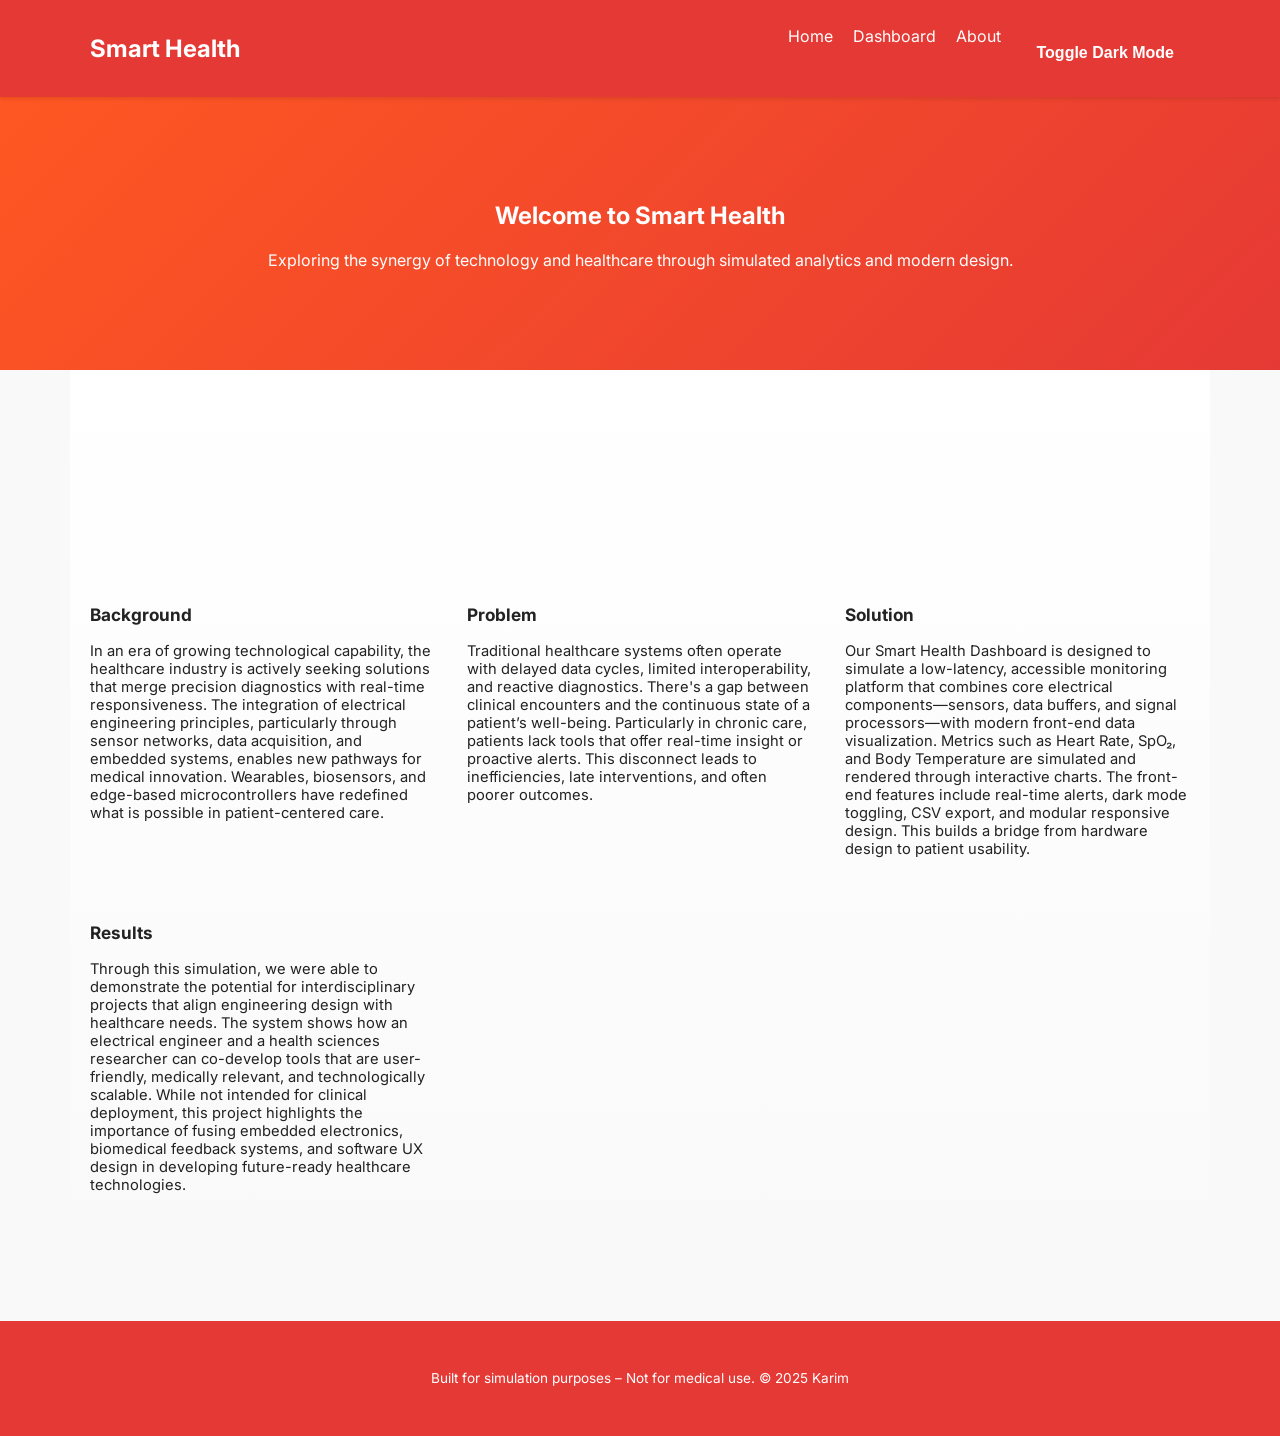
<file: index.html>
<!DOCTYPE html>
<html lang="en">
<head>
  <meta charset="UTF-8" />
  <meta name="viewport" content="width=device-width, initial-scale=1.0"/>
  <title>Smart Health | Home</title>
  <link href="https://fonts.googleapis.com/css2?family=Inter:wght@400;600&display=swap" rel="stylesheet">
  <link rel="stylesheet" href="./css/style.css" />
</head>
<body>
  <nav>
    <div class="container">
      <h1>Smart Health</h1>
      <ul>
        <li><a href="./index.html" class="active">Home</a></li>
        <li><a href="./dashboard.html">Dashboard</a></li>
        <li><a href="./about.html">About</a></li>
        <li><button id="toggleTheme">Toggle Dark Mode</button></li>
      </ul>
    </div>
  </nav>

  <header class="hero">
    <div class="container">
      <h2>Welcome to Smart Health</h2>
      <p>Exploring the synergy of technology and healthcare through simulated analytics and modern design.</p>
    </div>
  </header>

<section id="case-study" class="container case-study-section">
  <div class="case-header">
    <h2>Case Study</h2>
    <p>A detailed example of how electrical and computer systems can revolutionize modern health monitoring.</p>
  </div>

  <div class="case-grid" style="font-size: 0.92rem;">
    <div class="case-box fade-in">
      <h3>Background</h3>
      <p>In an era of growing technological capability, the healthcare industry is actively seeking solutions that merge precision diagnostics with real-time responsiveness. The integration of electrical engineering principles, particularly through sensor networks, data acquisition, and embedded systems, enables new pathways for medical innovation. Wearables, biosensors, and edge-based microcontrollers have redefined what is possible in patient-centered care.</p>
    </div>
    <div class="case-box fade-in">
      <h3>Problem</h3>
      <p>Traditional healthcare systems often operate with delayed data cycles, limited interoperability, and reactive diagnostics. There's a gap between clinical encounters and the continuous state of a patient’s well-being. Particularly in chronic care, patients lack tools that offer real-time insight or proactive alerts. This disconnect leads to inefficiencies, late interventions, and often poorer outcomes.</p>
    </div>
    <div class="case-box fade-in">
      <h3>Solution</h3>
      <p>Our Smart Health Dashboard is designed to simulate a low-latency, accessible monitoring platform that combines core electrical components—sensors, data buffers, and signal processors—with modern front-end data visualization. Metrics such as Heart Rate, SpO₂, and Body Temperature are simulated and rendered through interactive charts. The front-end features include real-time alerts, dark mode toggling, CSV export, and modular responsive design. This builds a bridge from hardware design to patient usability.</p>
    </div>
    <div class="case-box fade-in">
      <h3>Results</h3>
      <p>Through this simulation, we were able to demonstrate the potential for interdisciplinary projects that align engineering design with healthcare needs. The system shows how an electrical engineer and a health sciences researcher can co-develop tools that are user-friendly, medically relevant, and technologically scalable. While not intended for clinical deployment, this project highlights the importance of fusing embedded electronics, biomedical feedback systems, and software UX design in developing future-ready healthcare technologies.</p>
    </div>
  </div>
</section>

<style>
.case-study-section {
  padding-top: 5rem;
  padding-bottom: 5rem;
  background: linear-gradient(to bottom, var(--card-bg), var(--bg-color));
  transition: background 1s ease;
}

.case-header {
  text-align: center;
  margin-bottom: 3rem;
  opacity: 0;
  transform: translateY(30px);
  animation: fadeInUp 1s forwards 0.2s;
}

.case-grid {
  display: grid;
  gap: 2rem;
  grid-template-columns: repeat(auto-fit, minmax(260px, 1fr));
}

.case-box {
  padding: 0;
  background: none;
  box-shadow: none;
  border-radius: 0;
  font-size: 0.92rem;
  opacity: 0;
  transform: translateY(20px);
  transition: opacity 0.6s ease-out, transform 0.6s ease-out;
}

.case-box.fade-in {
  animation: fadeInBox 1s forwards;
}

@keyframes fadeInBox {
  to {
    opacity: 1;
    transform: translateY(0);
  }
}
</style>

  <footer>
    <div class="container">
      <p>Built for simulation purposes – Not for medical use. © 2025 Karim</p>
    </div>
  </footer>

  <script>
    document.getElementById('toggleTheme').addEventListener('click', () => {
      document.body.classList.toggle('dark');
    });
  </script>
</body>
</html>
</file>
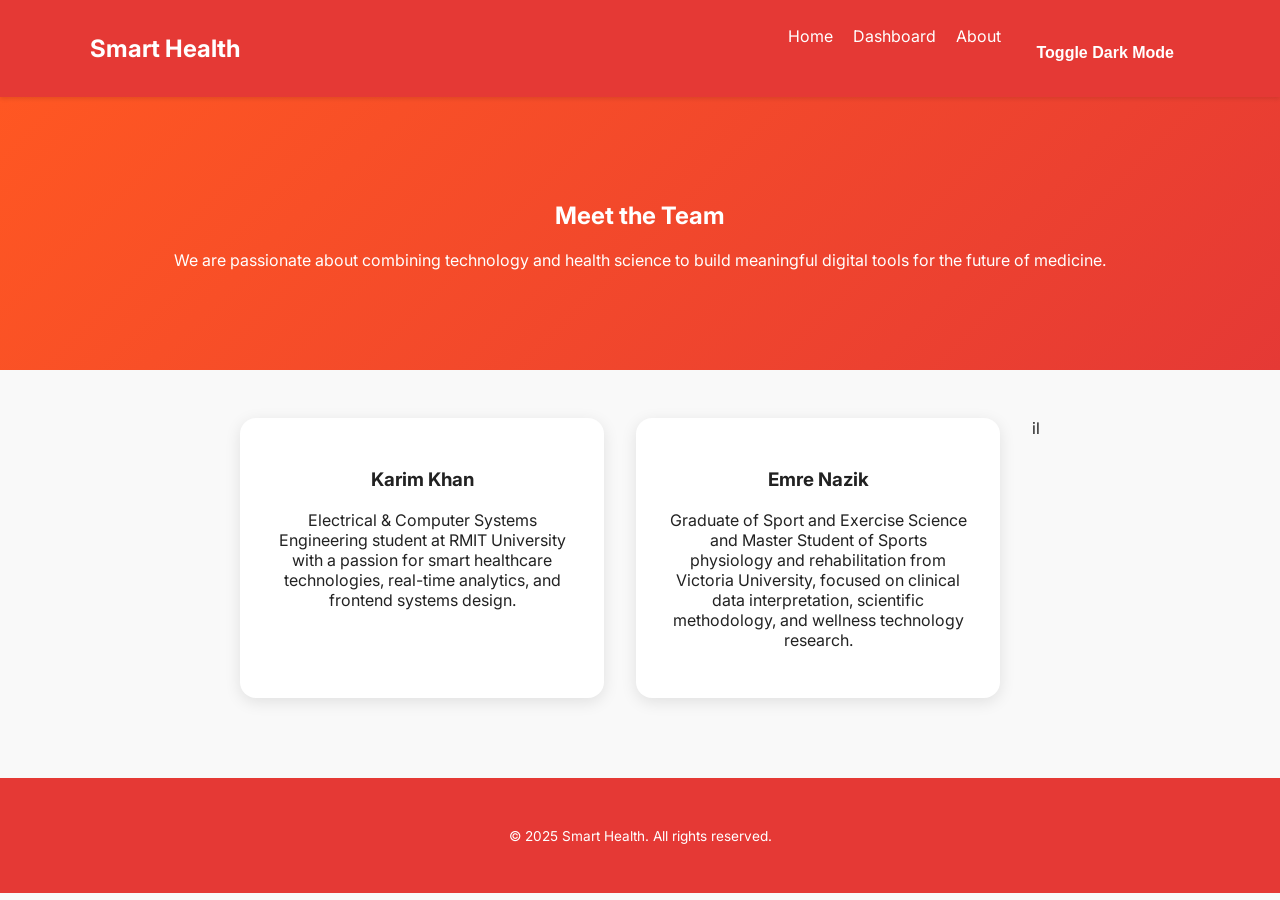
<file: about.html>
<!DOCTYPE html>
<html lang="en">
<head>
  <meta charset="UTF-8" />
  <meta name="viewport" content="width=device-width, initial-scale=1.0" />
  <title>About Us | Smart Health</title>
  <link href="https://fonts.googleapis.com/css2?family=Inter:wght@400;600&display=swap" rel="stylesheet">
  <link rel="stylesheet" href="./css/style.css" />
</head>
<body>
  <nav>
    <div class="container">
      <h1>Smart Health</h1>
      <ul>
        <li><a href="./index.html">Home</a></li>
        <li><a href="./index.html#dashboard">Dashboard</a></li>
        <li><a href="./about.html" class="active">About</a></li>
        <li><button id="toggleTheme">Toggle Dark Mode</button></li>
      </ul>
    </div>
  </nav>

  <section class="hero alt">
    <div class="container">
      <h2>Meet the Team</h2>
      <p>We are passionate about combining technology and health science to build meaningful digital tools for the future of medicine.</p>
    </div>
  </section>

  <section class="container team-section">
    <div class="team-grid">
      <div class="team-card">
        <h3>Karim Khan</h3>
        <p>Electrical & Computer Systems Engineering student at RMIT University with a passion for smart healthcare technologies, real-time analytics, and frontend systems design.</p>
      </div>
      <div class="team-card">
        <h3>Emre Nazik</h3>
        <p>Graduate of Sport and Exercise Science and Master Student of Sports physiology and rehabilitation from Victoria University, focused on clinical data interpretation, scientific methodology, and wellness technology research.</p>
      </div>il
    </div>
  </section>

  <footer>
    <div class="container">
      <p>© 2025 Smart Health. All rights reserved.</p>
    </div>
  </footer>

  <script>
    document.getElementById('toggleTheme').addEventListener('click', () => {
      document.body.classList.toggle('dark');
    });
  </script>
</body>
</html>
</file>
<file: css/style.css>
:root {
  --primary-color: #ff5722;
  --accent-color: #e53935;
  --bg-color: #f9f9f9;
  --text-color: #222;
  --card-bg: #fff;
  --card-shadow: rgba(0, 0, 0, 0.1);
}

body.dark {
  --bg-color: #1a1a1a;
  --text-color: #f1f1f1;
  --card-bg: #2a2a2a;
  --card-shadow: rgba(255, 255, 255, 0.05);
}

body {
  font-family: 'Inter', -apple-system, BlinkMacSystemFont, 'Segoe UI', Roboto, sans-serif;
  background-color: var(--bg-color);
  color: var(--text-color);
  margin: 0;
  padding: 0;
  transition: background-color 0.4s ease, color 0.4s ease;
}

nav {
  background: var(--accent-color);
  color: white;
  padding: 14px 0;
  position: sticky;
  top: 0;
  z-index: 1000;
  transition: background 0.3s ease;
  box-shadow: 0 2px 4px rgba(0,0,0,0.1);
}

nav .container {
  display: flex;
  justify-content: space-between;
  align-items: center;
  padding: 0 20px;
}

nav h1 {
  font-size: 1.5rem;
  color: white;
}

nav ul {
  list-style: none;
  display: flex;
  gap: 20px;
  margin: 0;
  padding: 0;
}

nav ul li {
  display: inline;
}

nav ul li a,
nav ul li button {
  color: white !important;
  background: none;
  border: none;
  font-size: 1rem;
  cursor: pointer;
  text-decoration: none;
  transition: all 0.3s ease;
}

nav ul li a:hover,
nav ul li button:hover {
  color: #ffe0b2 !important;
  transform: scale(1.05);
}

.hero {
  background: linear-gradient(135deg, var(--primary-color), var(--accent-color));
  color: white;
  text-align: center;
  padding: 4rem 1rem;
  margin-top: 0;
  transition: background 0.3s ease;
}

body.dark .hero {
  background: linear-gradient(135deg, #bf360c, #c62828);
  color: #fff3e0;
}

.container {
  max-width: 1100px;
  margin: auto;
  padding: 20px;
}

.chart-grid {
  display: flex;
  gap: 2rem;
  flex-wrap: wrap;
  justify-content: center;
  margin-top: 1rem;
}

.chart-card {
  background: var(--card-bg);
  border-radius: 16px;
  box-shadow: 0 4px 12px var(--card-shadow);
  padding: 1.5rem;
  width: 320px;
  transition: transform 0.3s ease, background 0.3s ease;
}

.chart-card:hover {
  transform: scale(1.03);
}

.chart-card h3 {
  margin-top: 0;
  font-weight: 600;
}

canvas {
  width: 100%;
  max-width: 100%;
  height: 240px;
  display: block;
  margin: auto;
}

button {
  background-color: var(--primary-color);
  border: none;
  color: white;
  padding: 8px 16px;
  margin-top: 10px;
  font-weight: 600;
  font-size: 0.95rem;
  cursor: pointer;
  border-radius: 9999px;
  transition: background 0.3s ease, transform 0.2s ease;
}

button:hover {
  background-color: var(--accent-color);
  transform: scale(1.05);
}

.alert {
  margin-top: 10px;
  font-weight: bold;
}

footer {
  text-align: center;
  font-size: 0.85rem;
  margin-top: 2rem;
  padding: 1rem;
  background: var(--accent-color);
  color: white;
  transition: background 0.3s ease;
}

.team-section {
  padding-top: 3rem;
  padding-bottom: 3rem;
}

.team-grid {
  display: flex;
  flex-wrap: wrap;
  justify-content: center;
  gap: 2rem;
}

.team-card {
  background: var(--card-bg);
  padding: 2rem;
  border-radius: 1rem;
  box-shadow: 0 4px 16px var(--card-shadow);
  width: 300px;
  text-align: center;
  transition: transform 0.3s ease, background 0.3s ease;
}

.team-card:hover {
  transform: translateY(-6px);
}
</file>
